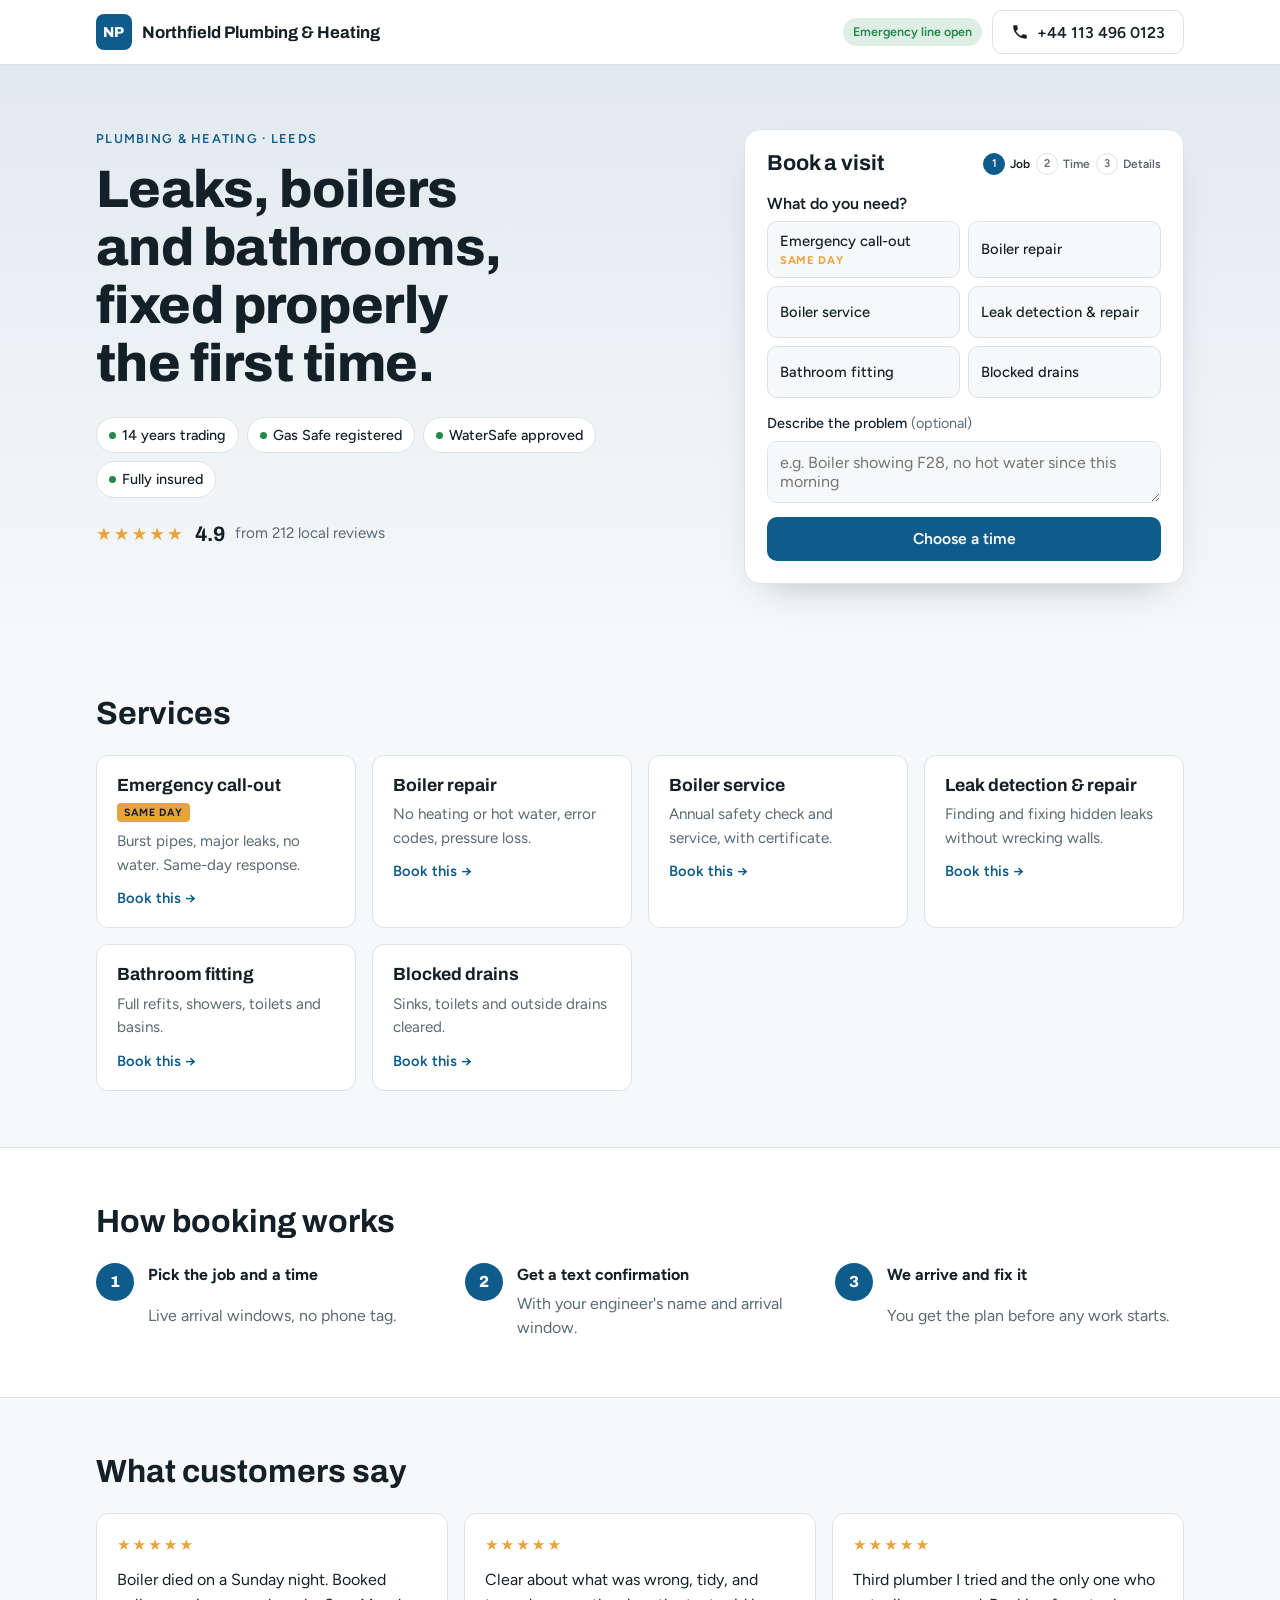
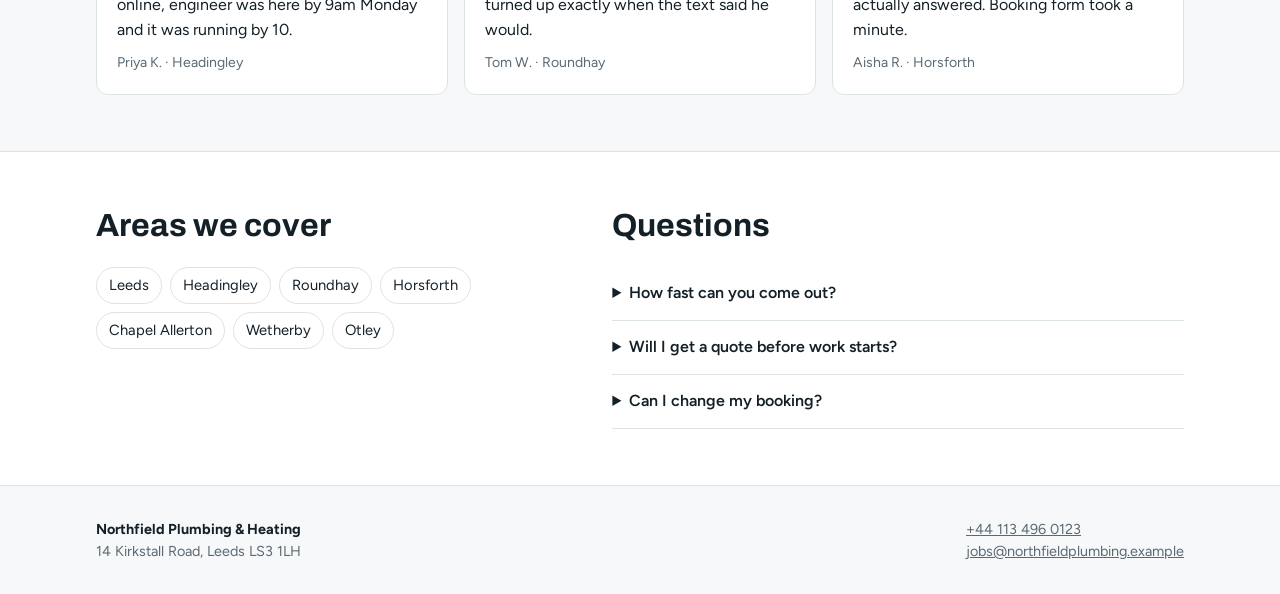
<file: booking-site/index.html>
<!doctype html>
<html lang="en">
<head>
<meta charset="utf-8">
<meta name="viewport" content="width=device-width, initial-scale=1, viewport-fit=cover">
<title>Book a Job</title>
<meta name="description" content="Book a local tradesperson online in under a minute.">
<link rel="preconnect" href="https://fonts.googleapis.com">
<link rel="preconnect" href="https://fonts.gstatic.com" crossorigin>
<link rel="stylesheet" href="https://fonts.googleapis.com/css2?family=Archivo:wght@500;700;800&family=Figtree:wght@400;500;600&display=swap">
<link rel="stylesheet" href="styles.css">
<script src="config.js"></script>
</head>
<body>
<a class="skip" href="#book">Skip to booking</a>

<header class="topbar">
  <div class="wrap topbar-in">
    <a class="brand" href="#top" id="brand"><span class="mono" id="mono"></span><span id="bizName"></span></a>
    <div class="top-actions">
      <span class="open-pill" id="openPill"></span>
      <a class="btn btn-ghost" id="topCall" href="#"><svg viewBox="0 0 24 24" aria-hidden="true"><path d="M6.6 10.8a15.1 15.1 0 0 0 6.6 6.6l2.2-2.2a1 1 0 0 1 1-.25 11.4 11.4 0 0 0 3.6.57 1 1 0 0 1 1 1V20a1 1 0 0 1-1 1A17 17 0 0 1 3 4a1 1 0 0 1 1-1h3.5a1 1 0 0 1 1 1c0 1.25.2 2.45.57 3.57a1 1 0 0 1-.25 1z"/></svg><span id="topPhone"></span></a>
    </div>
  </div>
</header>

<main id="top">
  <section class="hero">
    <div class="wrap hero-grid">
      <div class="hero-copy">
        <p class="eyebrow" id="eyebrow"></p>
        <h1 id="tagline"></h1>
        <ul class="trust" id="trust"></ul>
        <div class="rating" id="rating"></div>
      </div>

      <section class="book-card" id="book" aria-labelledby="bookTitle">
        <div class="book-head">
          <h2 id="bookTitle">Book a visit</h2>
          <ol class="steps" id="stepDots" aria-label="Booking progress">
            <li class="on">Job</li><li>Time</li><li>Details</li>
          </ol>
        </div>

        <form id="bookForm" novalidate>
          <!-- Step 1 -->
          <fieldset class="step" data-step="1">
            <legend>What do you need?</legend>
            <div class="svc-pick" id="svcPick" role="radiogroup"></div>
            <label class="field">
              <span>Describe the problem <em>(optional)</em></span>
              <textarea id="notes" rows="2" maxlength="600" placeholder="e.g. Boiler showing F28, no hot water since this morning"></textarea>
            </label>
            <p class="err" id="err1" role="alert"></p>
            <button type="button" class="btn btn-primary wide" data-next="2">Choose a time</button>
          </fieldset>

          <!-- Step 2 -->
          <fieldset class="step" data-step="2" hidden>
            <legend>When suits you?</legend>
            <div class="days" id="days" role="radiogroup" aria-label="Day"></div>
            <div class="slots" id="slots" role="radiogroup" aria-label="Arrival window"></div>
            <p class="hint" id="slotHint"></p>
            <p class="err" id="err2" role="alert"></p>
            <div class="row-btns">
              <button type="button" class="btn btn-ghost" data-prev="1">Back</button>
              <button type="button" class="btn btn-primary" data-next="3">Your details</button>
            </div>
          </fieldset>

          <!-- Step 3 -->
          <fieldset class="step" data-step="3" hidden>
            <legend>Where should we come?</legend>
            <label class="field"><span>Full name</span><input id="name" autocomplete="name" required></label>
            <label class="field"><span>Mobile number</span><input id="phone" type="tel" autocomplete="tel" inputmode="tel" required></label>
            <label class="field"><span>Email <em>(optional, for your confirmation and invoice)</em></span><input id="email" type="email" autocomplete="email" inputmode="email"></label>
            <label class="field"><span>Postcode or area</span><input id="area" autocomplete="postal-code" required list="areaList"></label>
            <datalist id="areaList"></datalist>
            <label class="check"><input type="checkbox" id="consent" required> <span>Text me updates about this booking.</span></label>
            <p class="err" id="err3" role="alert"></p>
            <div class="row-btns">
              <button type="button" class="btn btn-ghost" data-prev="2">Back</button>
              <button type="submit" class="btn btn-primary" id="submitBtn">Confirm booking</button>
            </div>
          </fieldset>
        </form>

        <div class="done" id="done" hidden>
          <div class="tick" aria-hidden="true"><svg viewBox="0 0 24 24"><path d="M5 12.5l4.5 4.5L19 7.5"/></svg></div>
          <h3>Booking received</h3>
          <p id="doneText"></p>
          <dl class="summary" id="summary"></dl>
          <a class="btn btn-wa wide" id="waConfirm" href="#" target="_blank" rel="noopener" hidden>Send details on WhatsApp</a>
          <button type="button" class="btn btn-ghost wide" id="again">Book another job</button>
        </div>
      </section>
    </div>
  </section>

  <section class="band">
    <div class="wrap">
      <h2 class="sec-title">Services</h2>
      <div class="svc-grid" id="svcGrid"></div>
    </div>
  </section>

  <section class="band alt">
    <div class="wrap how">
      <h2 class="sec-title">How booking works</h2>
      <ol class="how-list">
        <li><b>Pick the job and a time</b><span>Live arrival windows, no phone tag.</span></li>
        <li><b>Get a text confirmation</b><span>With your engineer's name and arrival window.</span></li>
        <li><b>We arrive and fix it</b><span>You get the plan before any work starts.</span></li>
      </ol>
    </div>
  </section>

  <section class="band">
    <div class="wrap">
      <h2 class="sec-title">What customers say</h2>
      <div class="reviews" id="reviews"></div>
    </div>
  </section>

  <section class="band alt">
    <div class="wrap areas-wrap">
      <div>
        <h2 class="sec-title">Areas we cover</h2>
        <ul class="areas" id="areas"></ul>
      </div>
      <div class="faq">
        <h2 class="sec-title">Questions</h2>
        <details><summary>How fast can you come out?</summary><p id="faqFast"></p></details>
        <details><summary>Will I get a quote before work starts?</summary><p>Yes. The engineer diagnoses the problem and explains the options before touching anything.</p></details>
        <details><summary>Can I change my booking?</summary><p>Reply to your confirmation text or message us on WhatsApp and we will move it.</p></details>
      </div>
    </div>
  </section>
</main>

<footer class="foot">
  <div class="wrap foot-in">
    <div><b id="footName"></b><br><span id="footAddr"></span></div>
    <div id="footContact"></div>
  </div>
</footer>

<nav class="mobile-bar" aria-label="Quick contact">
  <a id="mbCall" href="#">Call</a>
  <a id="mbWa" href="#" target="_blank" rel="noopener">WhatsApp</a>
  <a href="#book" class="mb-book">Book now</a>
</nav>

<div class="toast" id="toast" role="status" aria-live="polite"></div>
<script src="app.js"></script>
</body>
</html>
</file>
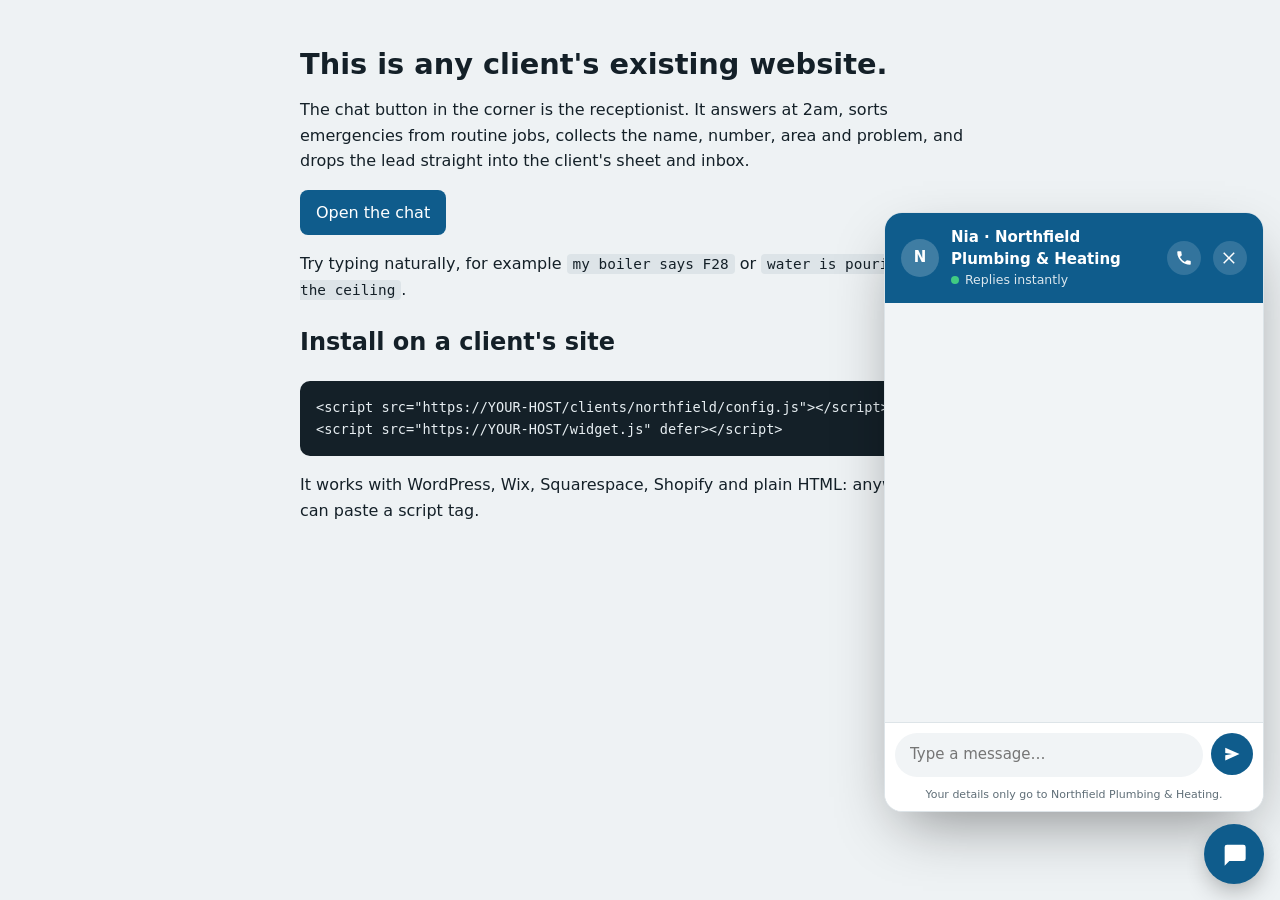
<file: chat-receptionist/demo.html>
<!doctype html>
<html lang="en">
<head>
<meta charset="utf-8">
<meta name="viewport" content="width=device-width, initial-scale=1, viewport-fit=cover">
<title>Chat Receptionist Demo</title>
<style>
  body { margin: 0; font: 16px/1.6 system-ui, sans-serif; background: #EEF2F4; color: #142028; }
  @media (prefers-color-scheme: dark) { body { background: #0E1418; color: #E7EEF2; } code { background: #1F2A30 !important; } }
  main { max-width: 680px; margin: 0 auto; padding: 48px max(16px, env(safe-area-inset-left, 0px)) 120px; }
  h1 { font-size: 1.8rem; line-height: 1.15; margin: 0 0 12px; }
  code { background: #DDE4E8; padding: 2px 6px; border-radius: 4px; font-size: .9em; }
  pre { background: #142028; color: #E7EEF2; padding: 16px; border-radius: 10px; overflow-x: auto; font-size: .85rem; }
  button { font: inherit; padding: 10px 16px; border-radius: 8px; border: 0; background: #0F5C8C; color: #fff; cursor: pointer; }
</style>
<script src="config.js"></script>
<script src="widget.js" defer></script>
</head>
<body>
<main>
  <h1>This is any client's existing website.</h1>
  <p>The chat button in the corner is the receptionist. It answers at 2am, sorts emergencies from routine jobs, collects the name, number, area and problem, and drops the lead straight into the client's sheet and inbox.</p>
  <p><button type="button" onclick="Receptionist.open()">Open the chat</button></p>
  <p>Try typing naturally, for example <code>my boiler says F28</code> or <code>water is pouring through the ceiling</code>.</p>
  <h2>Install on a client's site</h2>
  <pre>&lt;script src="https://YOUR-HOST/clients/northfield/config.js"&gt;&lt;/script&gt;
&lt;script src="https://YOUR-HOST/widget.js" defer&gt;&lt;/script&gt;</pre>
  <p>It works with WordPress, Wix, Squarespace, Shopify and plain HTML: anywhere you can paste a script tag.</p>
</main>
</body>
</html>
</file>
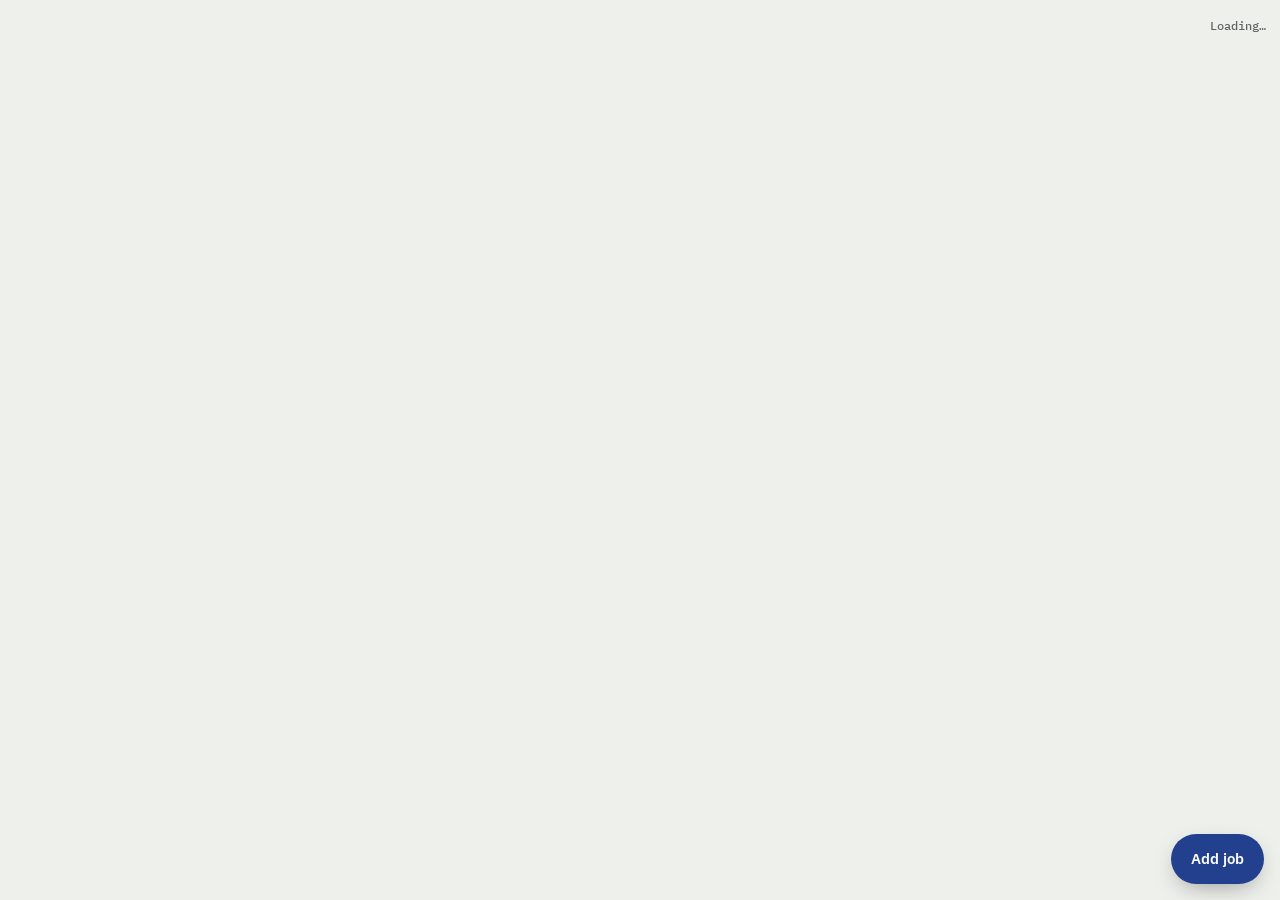
<file: ops-engine/OwnerApp.html>
<!doctype html>
<html>
<head>
<base target="_top">
<meta charset="utf-8">
<link rel="stylesheet" href="https://fonts.googleapis.com/css2?family=IBM+Plex+Sans+Condensed:wght@600&family=IBM+Plex+Sans:wght@400;500;600&family=IBM+Plex+Mono:wght@500&display=swap">
<style>
:root {
  --bg: #EEF0EC; --card: #FBFBF9; --ink: #1A1E1C; --muted: #5E6661; --line: #CDD2CB;
  --blue: #23408E; --due: #B4420F; --due-soft: #F6E1D6; --ok: #2C6B3F; --ok-soft: #DCEBDD;
  --head: "IBM Plex Sans Condensed", "Arial Narrow", sans-serif; --body: "IBM Plex Sans", system-ui, sans-serif; --mono: "IBM Plex Mono", ui-monospace, monospace;
}
@media (prefers-color-scheme: dark) { :root { --bg: #141716; --card: #202523; --ink: #E4E8E4; --muted: #96A09A; --line: #313833; --blue: #8EA6E8; --due: #F08A5D; --due-soft: #3D2419; --ok: #79C48E; --ok-soft: #1F3326; color-scheme: dark; } }
* { box-sizing: border-box; }
[hidden] { display: none !important; }
body { margin: 0; background: var(--bg); color: var(--ink); font: 15px/1.45 var(--body); padding: 0 max(14px, env(safe-area-inset-right)) calc(90px + env(safe-area-inset-bottom)) max(14px, env(safe-area-inset-left)); }
button, input, select, textarea { font: inherit; color: inherit; }
header { padding: 18px 0 8px; display: flex; justify-content: space-between; align-items: baseline; gap: 10px; }
h1 { font: 600 1.3rem var(--head); margin: 0; }
.sync { font: 500 .75rem var(--mono); color: var(--muted); }
section { margin-top: 18px; }
h2 { font: 600 .78rem var(--head); text-transform: uppercase; letter-spacing: .08em; color: var(--muted); margin: 0 0 8px; display: flex; gap: 8px; }
h2 .n { font-family: var(--mono); }
.job { background: var(--card); border: 1px solid var(--line); border-radius: 8px; padding: 12px; display: grid; gap: 6px; margin-bottom: 8px; }
.job.alert { border-color: var(--due); }
.top { display: flex; justify-content: space-between; gap: 8px; align-items: baseline; }
.nm { font-weight: 600; }
.when { font: 500 .8rem var(--mono); color: var(--muted); white-space: nowrap; }
.when.red { color: var(--due); }
.meta { color: var(--muted); font-size: .88rem; }
.notes { font-size: .88rem; background: var(--bg); padding: 6px 8px; border-radius: 4px; }
.tag { font: 600 .66rem var(--mono); text-transform: uppercase; letter-spacing: .05em; background: var(--due-soft); color: var(--due); padding: 2px 6px; border-radius: 3px; }
.acts { display: flex; flex-wrap: wrap; gap: 6px; margin-top: 2px; }
.acts a, .acts button { flex: 1 1 auto; min-height: 40px; display: grid; place-items: center; border-radius: 6px; border: 1px solid var(--line); background: var(--bg); text-decoration: none; font-weight: 500; font-size: .9rem; padding: 0 10px; cursor: pointer; }
.acts a { color: var(--ink); }
.acts .go { color: var(--card); background: var(--blue); color: var(--card); border-color: var(--blue); }
.acts .good { background: var(--ok); color: var(--card); border-color: var(--ok); }
.empty { color: var(--muted); font-size: .88rem; padding: 4px 0; }
.fab { position: fixed; right: max(16px, env(safe-area-inset-right)); bottom: calc(16px + env(safe-area-inset-bottom)); background: var(--blue); color: var(--card); border: 0; border-radius: 99px; padding: 14px 20px; font-weight: 600; box-shadow: 0 8px 24px -8px rgb(0 0 0 / .4); cursor: pointer; }
.sheet-bg { position: fixed; inset: 0; background: rgb(0 0 0 / .4); z-index: 10; }
.sheet { position: fixed; left: 0; right: 0; bottom: 0; z-index: 11; background: var(--card); border-radius: 14px 14px 0 0; padding: 18px max(16px, env(safe-area-inset-right)) calc(18px + env(safe-area-inset-bottom)) max(16px, env(safe-area-inset-left)); display: grid; gap: 12px; max-height: 88vh; overflow-y: auto; }
.sheet h3 { font: 600 1.1rem var(--head); margin: 0; }
label { display: grid; gap: 4px; font-size: .82rem; font-weight: 500; color: var(--muted); }
input, select, textarea { width: 100%; background: var(--bg); border: 1px solid var(--line); border-radius: 6px; padding: 10px; font-size: 1rem; }
.row { display: grid; grid-template-columns: 1fr 1fr; gap: 10px; }
.btns { display: grid; grid-template-columns: auto 1fr; gap: 8px; }
.btns button { min-height: 46px; border-radius: 8px; border: 1px solid var(--line); background: var(--bg); font-weight: 600; cursor: pointer; }
.btns .go { background: var(--blue); color: var(--card); border-color: var(--blue); }
.err { color: var(--due); font-size: .88rem; margin: 0; }
.err:empty { display: none; }
.toast { position: fixed; left: 50%; bottom: calc(80px + env(safe-area-inset-bottom)); transform: translateX(-50%); background: var(--ink); color: var(--bg); padding: 10px 16px; border-radius: 8px; font-size: .9rem; z-index: 20; }
:focus-visible { outline: 2px solid var(--blue); outline-offset: 2px; }
</style>
</head>
<body>
<header><h1><?= businessName ?></h1><span class="sync" id="sync">Loading…</span></header>
<div id="lists"></div>
<button class="fab" id="addBtn">Add job</button>

<div class="sheet-bg" id="bg" hidden></div>
<form class="sheet" id="sheet" hidden></form>
<div class="toast" id="toast" role="status" hidden></div>

<script>
const KEY = <?!= JSON.stringify(key) ?>;
let S = null, busy = false;
const $ = (id) => document.getElementById(id);
const esc = (s) => String(s == null ? "" : s).replace(/[&<>"']/g, (c) => ({ "&": "&amp;", "<": "&lt;", ">": "&gt;", '"': "&quot;", "'": "&#39;" }[c]));
const nice = (d) => d ? new Date(d + "T00:00:00").toLocaleDateString(undefined, { weekday: "short", day: "numeric", month: "short" }) : "";

function call(action, args, okMsg) {
  if (busy) return; busy = true; $("sync").textContent = "Saving…";
  google.script.run
    .withSuccessHandler((state) => { busy = false; S = state; closeSheet(); render(); if (okMsg) toast(okMsg); })
    .withFailureHandler((err) => { busy = false; $("sync").textContent = "Not saved"; const e = $("sheetErr"); if (e) e.textContent = err.message; else toast(err.message); })
    .ownerApi(KEY, action, args || {});
}

function render() {
  const t = new Date();
  $("sync").textContent = "Updated " + t.toLocaleTimeString([], { hour: "2-digit", minute: "2-digit" });
  const blocks = [
    ["Call these people back", S.callBack, (j) => `
      <a class="go" href="tel:${esc(j.phone)}">Call ${esc(j.phone)}</a>
      ${j.status === "New" ? `<button data-a="called" data-ref="${esc(j.ref)}">Called</button>` : ""}
      <button data-a="bookForm" data-ref="${esc(j.ref)}">Book</button>
      <button data-a="quoteForm" data-ref="${esc(j.ref)}">Quote</button>
      <button data-a="lostForm" data-ref="${esc(j.ref)}">Not going ahead</button>`, (j) => j.waitingMins != null ? (j.waitingMins < 60 ? j.waitingMins + " min" : Math.round(j.waitingMins / 60) + " h") + " waiting" : "Called", (j) => j.urgent || j.waitingMins > 15],
    ["Finished? Tap Job done", S.overdue, (j) => doneActs(j), (j) => nice(j.date), () => true],
    ["Today", S.today, (j) => doneActs(j), (j) => j.slot, () => false],
    ["Coming up", S.upcoming, (j) => `<a href="tel:${esc(j.phone)}">Call</a><button data-a="bookForm" data-ref="${esc(j.ref)}">Move</button>`, (j) => nice(j.date) + " · " + (j.slot || ""), () => false],
    ["Quotes waiting for a yes", S.quoted, (j) => `<button class="go" data-a="bookForm" data-ref="${esc(j.ref)}">They said yes: book</button><button data-a="lostForm" data-ref="${esc(j.ref)}">Said no</button>`, (j) => j.quote, () => false],
    ["Waiting for payment", S.unpaid, (j) => `<button class="good" data-a="paid" data-ref="${esc(j.ref)}">Paid</button><a href="tel:${esc(j.phone)}">Call</a>`, (j) => j.total + " · " + j.invoiceAgeDays + "d", (j) => j.invoiceAgeDays >= 14]
  ];
  $("lists").innerHTML = blocks.map(([title, items, acts, when, red]) => {
    if (!items.length && (title.startsWith("Finished") || title.startsWith("Quotes"))) return "";
    return `<section><h2>${title} <span class="n">${items.length}</span></h2>${items.length ? items.map((j) => `
      <article class="job${red(j) ? " alert" : ""}">
        <div class="top"><span class="nm">${esc(j.name)} ${j.urgent ? '<span class="tag">Urgent</span>' : ""}</span><span class="when${red(j) ? " red" : ""}">${esc(when(j))}</span></div>
        <div class="meta">${esc(j.service)} · ${esc(j.area)}${j.invoiceNo ? " · " + esc(j.invoiceNo) : ""}</div>
        ${j.notes ? `<div class="notes">${esc(j.notes)}</div>` : ""}
        <div class="acts">${acts(j)}</div>
      </article>`).join("") : `<p class="empty">Nothing here.</p>`}</section>`;
  }).join("");
}
function doneActs(j) {
  return `<button class="good" data-a="doneForm" data-ref="${esc(j.ref)}">Job done</button><a href="tel:${esc(j.phone)}">Call</a><a href="https://maps.google.com/?q=${encodeURIComponent(j.area)}">Map</a>`;
}
const find = (ref) => [].concat(S.callBack, S.quoted, S.overdue, S.today, S.upcoming, S.unpaid).find((j) => j.ref === ref);

/* ---------- Forms ---------- */
function openSheet(html) { $("sheet").innerHTML = html + `<p class="err" id="sheetErr" role="alert"></p>`; $("sheet").hidden = false; $("bg").hidden = false; const f = $("sheet").querySelector("input,select"); if (f) f.focus(); }
function closeSheet() { $("sheet").hidden = true; $("bg").hidden = true; $("sheet").onsubmit = null; }
$("bg").onclick = closeSheet;
const btns = (label) => `<div class="btns"><button type="button" onclick="closeSheet()">Cancel</button><button class="go" type="submit">${label}</button></div>`;
const slotOptions = (sel) => S.slots.map((s) => `<option value="${s.hour}" ${Number(sel) === s.hour ? "selected" : ""}>${esc(s.label)}</option>`).join("");

const forms = {
  bookForm(j) {
    openSheet(`<h3>Book ${esc(j.name)}</h3>
      <div class="row"><label>Day<input type="date" id="fDate" min="${S.today}" value="${esc(j.date || S.today)}" required></label>
      <label>Arrival<select id="fSlot">${slotOptions(j.slotHour)}</select></label></div>
      <p class="meta" id="clash"></p>${btns("Book and text the customer")}`);
    const check = () => { const k = $("fDate").value + "|" + $("fSlot").value; $("clash").textContent = S.taken.includes(k) && !(j.date === $("fDate").value && Number(j.slotHour) === Number($("fSlot").value)) ? "Already booked: pick another window." : ""; };
    $("fDate").oninput = check; $("fSlot").oninput = check; check();
    $("sheet").onsubmit = (e) => { e.preventDefault(); call("book", { ref: j.ref, date: $("fDate").value, slotHour: Number($("fSlot").value) }, "Booked. Customer notified."); };
  },
  quoteForm(j) {
    openSheet(`<h3>Quote for ${esc(j.name)}</h3>
      <label>Amount (${esc(S.currency)})<input id="fAmt" type="number" inputmode="decimal" min="1" step="0.01" required></label>
      <label>What it covers<textarea id="fText" rows="3" placeholder="Replace diverter valve, parts and labour"></textarea></label>${btns("Send quote")}`);
    $("sheet").onsubmit = (e) => { e.preventDefault(); call("quote", { ref: j.ref, amount: $("fAmt").value, text: $("fText").value }, "Quote sent. Follow-ups are automatic."); };
  },
  doneForm(j) {
    openSheet(`<h3>Job done: ${esc(j.name)}</h3>
      <label>Amount to charge (${esc(S.currency)}, before tax)<input id="fAmt" type="number" inputmode="decimal" min="0" step="0.01" required placeholder="0 if nothing to pay"></label>
      <label>Work done (goes on the invoice)<textarea id="fWork" rows="3">${esc(j.service)}</textarea></label>${btns("Send invoice")}`);
    $("sheet").onsubmit = (e) => { e.preventDefault(); call("done", { ref: j.ref, amount: $("fAmt").value, workDone: $("fWork").value }, Number($("fAmt").value) > 0 ? "Invoice sent. We'll chase it." : "Job closed."); };
  },
  lostForm(j) {
    openSheet(`<h3>Not going ahead: ${esc(j.name)}</h3>
      <label>Why? (helps us improve)<select id="fWhy"><option>Went with someone else</option><option>Too expensive</option><option>Fixed it themselves</option><option>Couldn't reach them</option><option>Outside our area</option><option>Other</option></select></label>${btns("Save")}`);
    $("sheet").onsubmit = (e) => { e.preventDefault(); call("lost", { ref: j.ref, reason: $("fWhy").value }, "Saved."); };
  }
};

document.addEventListener("click", (e) => {
  const b = e.target.closest("[data-a]"); if (!b) return;
  const j = find(b.dataset.ref); const a = b.dataset.a;
  if (forms[a]) return forms[a](j);
  if (a === "called") call("called", { ref: j.ref }, "Marked as called.");
  if (a === "paid") call("paid", { ref: j.ref }, "Marked paid. Thank-you sent.");
});

$("addBtn").onclick = () => {
  openSheet(`<h3>Add a job</h3>
    <label>Customer name<input id="aName" required autocomplete="off"></label>
    <div class="row"><label>Mobile<input id="aPhone" type="tel" required></label><label>Email (for invoice)<input id="aEmail" type="email"></label></div>
    <div class="row"><label>Area / postcode<input id="aArea" required></label><label>Job<select id="aSvc">${S.services.map((s) => `<option>${esc(s)}</option>`).join("")}</select></label></div>
    <label>Notes<input id="aNotes"></label>
    <div class="row"><label>Day (leave empty if not booked)<input type="date" id="aDate" min="${S.today}"></label><label>Arrival<select id="aSlot">${slotOptions()}</select></label></div>
    ${btns("Add job")}`);
  $("sheet").onsubmit = (e) => {
    e.preventDefault();
    call("add", { name: $("aName").value, phone: $("aPhone").value, email: $("aEmail").value, area: $("aArea").value, service: $("aSvc").value, notes: $("aNotes").value, date: $("aDate").value, slotHour: Number($("aSlot").value) }, "Job added.");
  };
};

let tt; function toast(m) { const t = $("toast"); t.textContent = m; t.hidden = false; clearTimeout(tt); tt = setTimeout(() => (t.hidden = true), 2600); }

call("state");
setInterval(() => { if (!busy && $("sheet").hidden) call("state"); }, 120000);
</script>
</body>
</html>
</file>
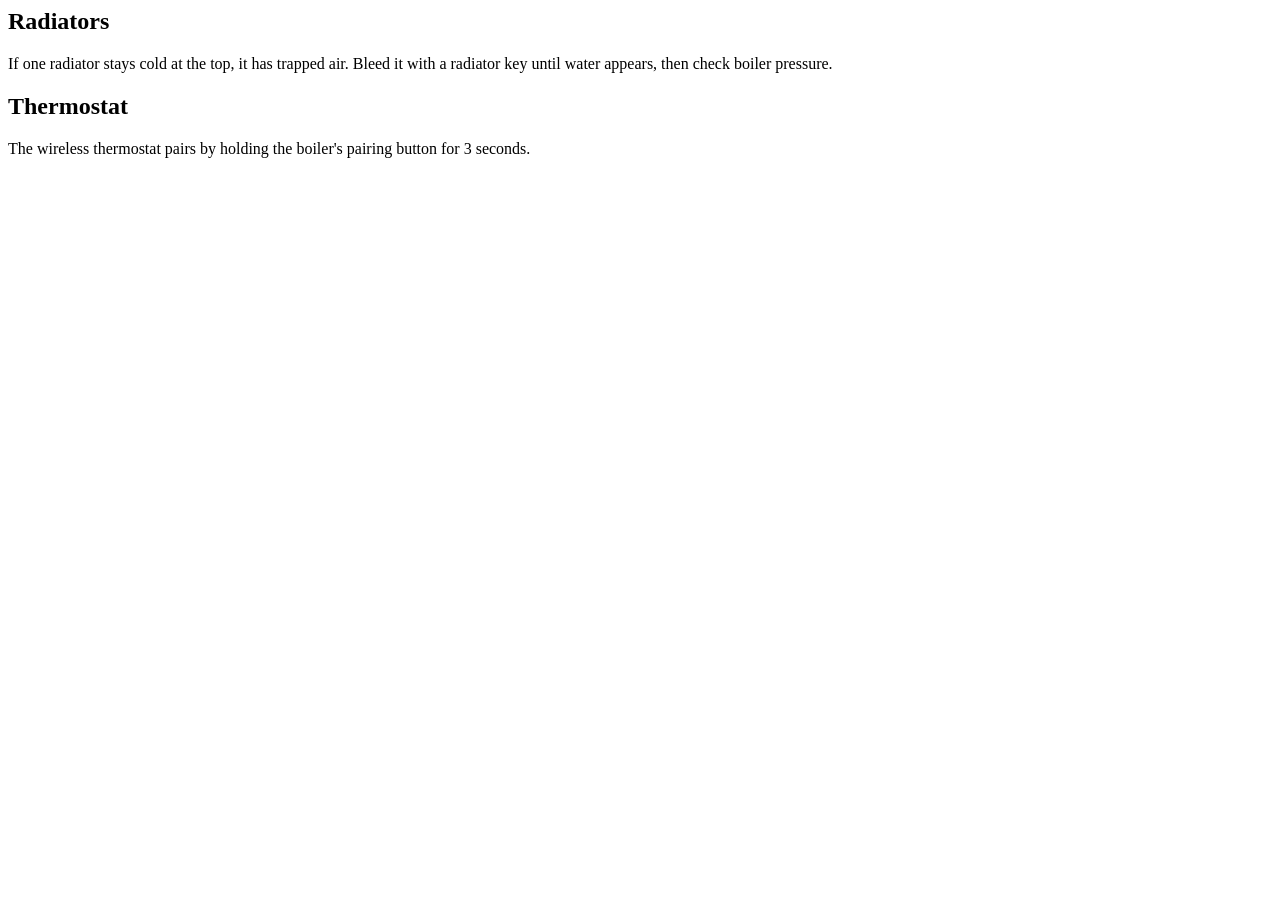
<file: tests/fixtures/corpus/faq.html>
<html><head><title>Northfield FAQ</title><script>window.tracking = "should never appear";</script><style>.x{color:red}</style></head>
<body>
<h2>Radiators</h2>
<p>If one radiator stays cold at the top, it has trapped air. Bleed it with a radiator key until water appears, then check boiler pressure.</p>
<h2>Thermostat</h2>
<p>The wireless thermostat pairs by holding the boiler's pairing button for 3 seconds.</p>
</body></html>
</file>
<file: booking-site/styles.css>
/* Layout: split hero (pitch left, booking card right), then stacked bands. Brand colours come from config.js. */
:root {
  --brand: #0F5C8C;
  --accent: #E8A33D;
  --bg: #F6F8F9;
  --surface: #FFFFFF;
  --ink: #142028;
  --muted: #5A6A74;
  --line: #DCE3E7;
  --brand-ink: #FFFFFF;
  --ok: #1E8A4C;
  --err: #B3261E;
  --wa: #1DA851;
  --display: "Archivo", "Arial Narrow", system-ui, sans-serif;
  --body: "Figtree", system-ui, -apple-system, "Segoe UI", sans-serif;
  --r: 10px;
  color-scheme: light;
}
@media (prefers-color-scheme: dark) {
  :root:not([data-theme="light"]) {
    --bg: #0E1418; --surface: #162026; --ink: #E7EEF2; --muted: #9AABB5; --line: #26343C; color-scheme: dark;
  }
}
:root[data-theme="dark"] { --bg: #0E1418; --surface: #162026; --ink: #E7EEF2; --muted: #9AABB5; --line: #26343C; color-scheme: dark; }

* { box-sizing: border-box; }
[hidden] { display: none !important; }
html { scroll-behavior: smooth; }
@media (prefers-reduced-motion: reduce) { html { scroll-behavior: auto; } * { transition: none !important; animation: none !important; } }
body { margin: 0; background: var(--bg); color: var(--ink); font: 16px/1.55 var(--body); padding-bottom: 64px; }
@media (min-width: 860px) { body { padding-bottom: 0; } }
h1, h2, h3 { font-family: var(--display); line-height: 1.1; text-wrap: balance; margin: 0; }
a { color: inherit; }
:focus-visible { outline: 3px solid var(--accent); outline-offset: 2px; }
.skip { position: absolute; left: -999px; }
.skip:focus { left: 16px; top: 16px; z-index: 99; background: var(--surface); padding: 8px 12px; }

.wrap { max-width: 1120px; margin: 0 auto; padding-left: max(16px, env(safe-area-inset-left, 0px)); padding-right: max(16px, env(safe-area-inset-right, 0px)); }

/* Top bar */
.topbar { position: sticky; top: 0; z-index: 20; background: var(--surface); border-bottom: 1px solid var(--line); }
.topbar-in { display: flex; align-items: center; justify-content: space-between; gap: 12px; padding-block: 10px; }
.brand { display: flex; align-items: center; gap: 10px; text-decoration: none; font: 700 1.05rem var(--display); min-width: 0; }
.brand span:last-child { white-space: nowrap; overflow: hidden; text-overflow: ellipsis; }
.mono { flex: none; display: grid; place-items: center; width: 36px; height: 36px; border-radius: 8px; background: var(--brand); color: var(--brand-ink); font: 800 .9rem var(--display); letter-spacing: .02em; }
.mono img { width: 100%; height: 100%; object-fit: contain; }
.top-actions { display: flex; align-items: center; gap: 10px; }
.open-pill { font-size: .78rem; font-weight: 600; padding: 4px 10px; border-radius: 99px; background: color-mix(in srgb, var(--ok) 14%, transparent); color: var(--ok); white-space: nowrap; }
.open-pill.closed { background: color-mix(in srgb, var(--muted) 16%, transparent); color: var(--muted); }
@media (max-width: 560px) { .open-pill { display: none; } #topPhone { display: none; } }

/* Buttons */
.btn { display: inline-flex; align-items: center; justify-content: center; gap: 8px; min-height: 44px; padding: 0 18px; border-radius: var(--r); border: 1px solid transparent; font: 600 .98rem var(--body); cursor: pointer; text-decoration: none; transition: transform .12s, background .15s; }
.btn:active { transform: translateY(1px); }
.btn svg { width: 18px; height: 18px; fill: currentColor; }
.btn-primary { background: var(--brand); color: var(--brand-ink); }
.btn-primary:hover { background: color-mix(in srgb, var(--brand) 86%, black); }
.btn-primary[disabled] { opacity: .6; cursor: progress; }
.btn-ghost { background: transparent; border-color: var(--line); color: var(--ink); }
.btn-ghost:hover { border-color: var(--muted); }
.btn-wa { background: var(--wa); color: #fff; }
.wide { width: 100%; }

/* Hero */
.hero { padding-block: 40px 56px; background: linear-gradient(180deg, color-mix(in srgb, var(--brand) 9%, var(--bg)), var(--bg)); }
.hero-grid { display: grid; gap: 32px; align-items: start; }
@media (min-width: 860px) { .hero-grid { grid-template-columns: 1fr 440px; gap: 56px; padding-top: 24px; } }
.eyebrow { margin: 0 0 12px; font-size: .8rem; font-weight: 600; letter-spacing: .1em; text-transform: uppercase; color: var(--brand); }
@media (prefers-color-scheme: dark) { :root:not([data-theme="light"]) .eyebrow { color: color-mix(in srgb, var(--brand) 55%, white); } }
:root[data-theme="dark"] .eyebrow { color: color-mix(in srgb, var(--brand) 55%, white); }
.hero h1 { font-size: clamp(2rem, 5vw, 3.3rem); font-weight: 800; letter-spacing: -.01em; max-width: 16ch; }
.trust { list-style: none; padding: 0; margin: 24px 0 0; display: flex; flex-wrap: wrap; gap: 8px; }
.trust li { display: flex; align-items: center; gap: 6px; font-size: .9rem; font-weight: 500; padding: 6px 12px; border-radius: 99px; background: var(--surface); border: 1px solid var(--line); }
.trust li::before { content: ""; width: 7px; height: 7px; border-radius: 50%; background: var(--ok); }
.rating { margin-top: 20px; display: flex; align-items: center; gap: 10px; color: var(--muted); font-size: .95rem; }
.stars { color: var(--accent); letter-spacing: 2px; font-size: 1.1rem; }
.rating b { color: var(--ink); font-family: var(--display); font-size: 1.3rem; }

/* Booking card */
.book-card { background: var(--surface); border: 1px solid var(--line); border-radius: 16px; padding: 22px; box-shadow: 0 18px 40px -24px rgb(10 30 45 / .35); scroll-margin-top: 80px; }
.book-head { display: flex; justify-content: space-between; align-items: center; gap: 10px; flex-wrap: wrap; margin-bottom: 16px; }
.book-head h2 { font-size: 1.35rem; }
.steps { display: flex; gap: 6px; list-style: none; margin: 0; padding: 0; counter-reset: s; }
.steps li { counter-increment: s; font-size: .75rem; font-weight: 600; color: var(--muted); display: flex; align-items: center; gap: 5px; }
.steps li::before { content: counter(s); display: grid; place-items: center; width: 20px; height: 20px; border-radius: 50%; border: 1.5px solid var(--line); font-size: .7rem; }
.steps li.on { color: var(--ink); }
.steps li.on::before { background: var(--brand); border-color: var(--brand); color: var(--brand-ink); }
.step { border: 0; margin: 0; padding: 0; display: grid; gap: 14px; min-width: 0; }
legend { font-weight: 600; margin-bottom: 4px; padding: 0; }

.svc-pick { display: grid; grid-template-columns: 1fr 1fr; gap: 8px; }
.svc-opt { position: relative; text-align: left; padding: 10px 12px; border-radius: var(--r); border: 1.5px solid var(--line); background: var(--bg); cursor: pointer; font: 500 .92rem/1.3 var(--body); color: var(--ink); min-height: 52px; }
.svc-opt[aria-checked="true"] { border-color: var(--brand); background: color-mix(in srgb, var(--brand) 10%, var(--surface)); }
.svc-opt .tag { display: block; font-size: .7rem; font-weight: 700; color: var(--accent); text-transform: uppercase; letter-spacing: .06em; margin-top: 2px; }

.field { display: grid; gap: 6px; font-size: .9rem; font-weight: 500; }
.field em { color: var(--muted); font-style: normal; font-weight: 400; }
input, textarea { width: 100%; font: 1rem var(--body); color: var(--ink); background: var(--bg); border: 1.5px solid var(--line); border-radius: var(--r); padding: 11px 12px; }
input:focus, textarea:focus { outline: none; border-color: var(--brand); }
input[aria-invalid="true"] { border-color: var(--err); }
.check { display: flex; gap: 10px; align-items: flex-start; font-size: .9rem; color: var(--muted); }
.check input { width: 18px; height: 18px; margin-top: 2px; flex: none; accent-color: var(--brand); }

.days { display: flex; gap: 8px; overflow-x: auto; padding-bottom: 4px; scrollbar-width: thin; }
.day { flex: none; width: 64px; padding: 8px 0; border-radius: var(--r); border: 1.5px solid var(--line); background: var(--bg); color: var(--ink); cursor: pointer; display: grid; justify-items: center; gap: 2px; font: 500 .75rem var(--body); }
.day b { font: 700 1.2rem var(--display); }
.day[aria-checked="true"] { background: var(--brand); color: var(--brand-ink); border-color: var(--brand); }
.slots { display: grid; grid-template-columns: repeat(auto-fill, minmax(120px, 1fr)); gap: 8px; }
.slot { padding: 10px; border-radius: var(--r); border: 1.5px solid var(--line); background: var(--bg); color: var(--ink); cursor: pointer; font: 600 .9rem var(--body); font-variant-numeric: tabular-nums; }
.slot[aria-checked="true"] { border-color: var(--brand); background: color-mix(in srgb, var(--brand) 12%, var(--surface)); }
.slot:disabled { opacity: .4; cursor: not-allowed; text-decoration: line-through; }
.hint { margin: 0; font-size: .85rem; color: var(--muted); }
.err { margin: 0; min-height: 0; color: var(--err); font-size: .88rem; font-weight: 500; }
.err:empty { display: none; }
.row-btns { display: grid; grid-template-columns: auto 1fr; gap: 8px; }

.done { text-align: center; display: grid; gap: 12px; }
.tick { width: 56px; height: 56px; margin: 0 auto; border-radius: 50%; background: color-mix(in srgb, var(--ok) 15%, transparent); display: grid; place-items: center; }
.tick svg { width: 30px; height: 30px; fill: none; stroke: var(--ok); stroke-width: 2.5; stroke-linecap: round; stroke-linejoin: round; }
.done p { margin: 0; color: var(--muted); }
.summary { display: grid; grid-template-columns: auto 1fr; gap: 6px 14px; text-align: left; margin: 4px 0; padding: 14px; border-radius: var(--r); background: var(--bg); font-size: .9rem; }
.summary dt { color: var(--muted); }
.summary dd { margin: 0; font-weight: 600; overflow-wrap: anywhere; }

/* Bands */
.band { padding-block: 56px; }
.band.alt { background: var(--surface); border-block: 1px solid var(--line); }
.sec-title { font-size: clamp(1.5rem, 3vw, 2rem); margin-bottom: 24px; }
.svc-grid { display: grid; grid-template-columns: repeat(auto-fit, minmax(240px, 1fr)); gap: 16px; }
.svc { padding: 20px; border-radius: 12px; background: var(--surface); border: 1px solid var(--line); display: grid; gap: 8px; align-content: start; }
.svc h3 { font-size: 1.1rem; display: flex; gap: 8px; align-items: center; flex-wrap: wrap; }
.svc p { margin: 0; color: var(--muted); font-size: .95rem; }
.svc .badge { font: 700 .66rem var(--body); letter-spacing: .06em; text-transform: uppercase; color: var(--ink); background: var(--accent); padding: 3px 7px; border-radius: 4px; }
.svc button { justify-self: start; margin-top: 4px; background: none; border: 0; padding: 0; color: var(--brand); font: 600 .92rem var(--body); cursor: pointer; }
@media (prefers-color-scheme: dark) { :root:not([data-theme="light"]) .svc button { color: color-mix(in srgb, var(--brand) 55%, white); } }
:root[data-theme="dark"] .svc button { color: color-mix(in srgb, var(--brand) 55%, white); }

.how-list { list-style: none; margin: 0; padding: 0; display: grid; gap: 20px; counter-reset: h; }
@media (min-width: 760px) { .how-list { grid-template-columns: repeat(3, 1fr); } }
.how-list li { counter-increment: h; display: grid; gap: 4px; padding-left: 52px; position: relative; }
.how-list li::before { content: counter(h); position: absolute; left: 0; top: 0; width: 38px; height: 38px; border-radius: 50%; background: var(--brand); color: var(--brand-ink); display: grid; place-items: center; font: 800 1rem var(--display); }
.how-list span { color: var(--muted); }

.reviews { display: grid; grid-template-columns: repeat(auto-fit, minmax(260px, 1fr)); gap: 16px; }
.review { margin: 0; padding: 20px; border-radius: 12px; background: var(--surface); border: 1px solid var(--line); display: grid; gap: 10px; }
.review blockquote { margin: 0; font-size: 1rem; }
.review figcaption { font-size: .88rem; color: var(--muted); }
.review .stars { font-size: .95rem; }

.areas-wrap { display: grid; gap: 40px; }
@media (min-width: 860px) { .areas-wrap { grid-template-columns: 1fr 1.2fr; } }
.areas { list-style: none; padding: 0; margin: 0; display: flex; flex-wrap: wrap; gap: 8px; }
.areas li { padding: 6px 12px; border-radius: 99px; border: 1px solid var(--line); font-size: .92rem; }
.faq details { border-bottom: 1px solid var(--line); padding-block: 14px; }
.faq summary { cursor: pointer; font-weight: 600; }
.faq p { margin: 8px 0 0; color: var(--muted); }

.foot { padding-block: 32px; font-size: .9rem; color: var(--muted); }
.foot b { color: var(--ink); }
.foot-in { display: flex; flex-wrap: wrap; justify-content: space-between; gap: 16px; }

.mobile-bar { position: fixed; left: 0; right: 0; bottom: 0; z-index: 30; display: grid; grid-template-columns: 1fr 1fr 1.3fr; background: var(--surface); border-top: 1px solid var(--line); padding-bottom: env(safe-area-inset-bottom, 0px); padding-left: env(safe-area-inset-left, 0px); padding-right: env(safe-area-inset-right, 0px); }
.mobile-bar a { display: grid; place-items: center; min-height: 56px; font-weight: 600; text-decoration: none; }
.mobile-bar .mb-book { background: var(--brand); color: var(--brand-ink); }
@media (min-width: 860px) { .mobile-bar { display: none; } }

.toast { position: fixed; left: 50%; bottom: calc(80px + env(safe-area-inset-bottom, 0px)); transform: translate(-50%, 20px); opacity: 0; pointer-events: none; background: var(--ink); color: var(--bg); padding: 10px 16px; border-radius: 8px; font-size: .9rem; transition: .2s; max-width: calc(100% - 32px); }
.toast.show { opacity: 1; transform: translate(-50%, 0); }
</file>
